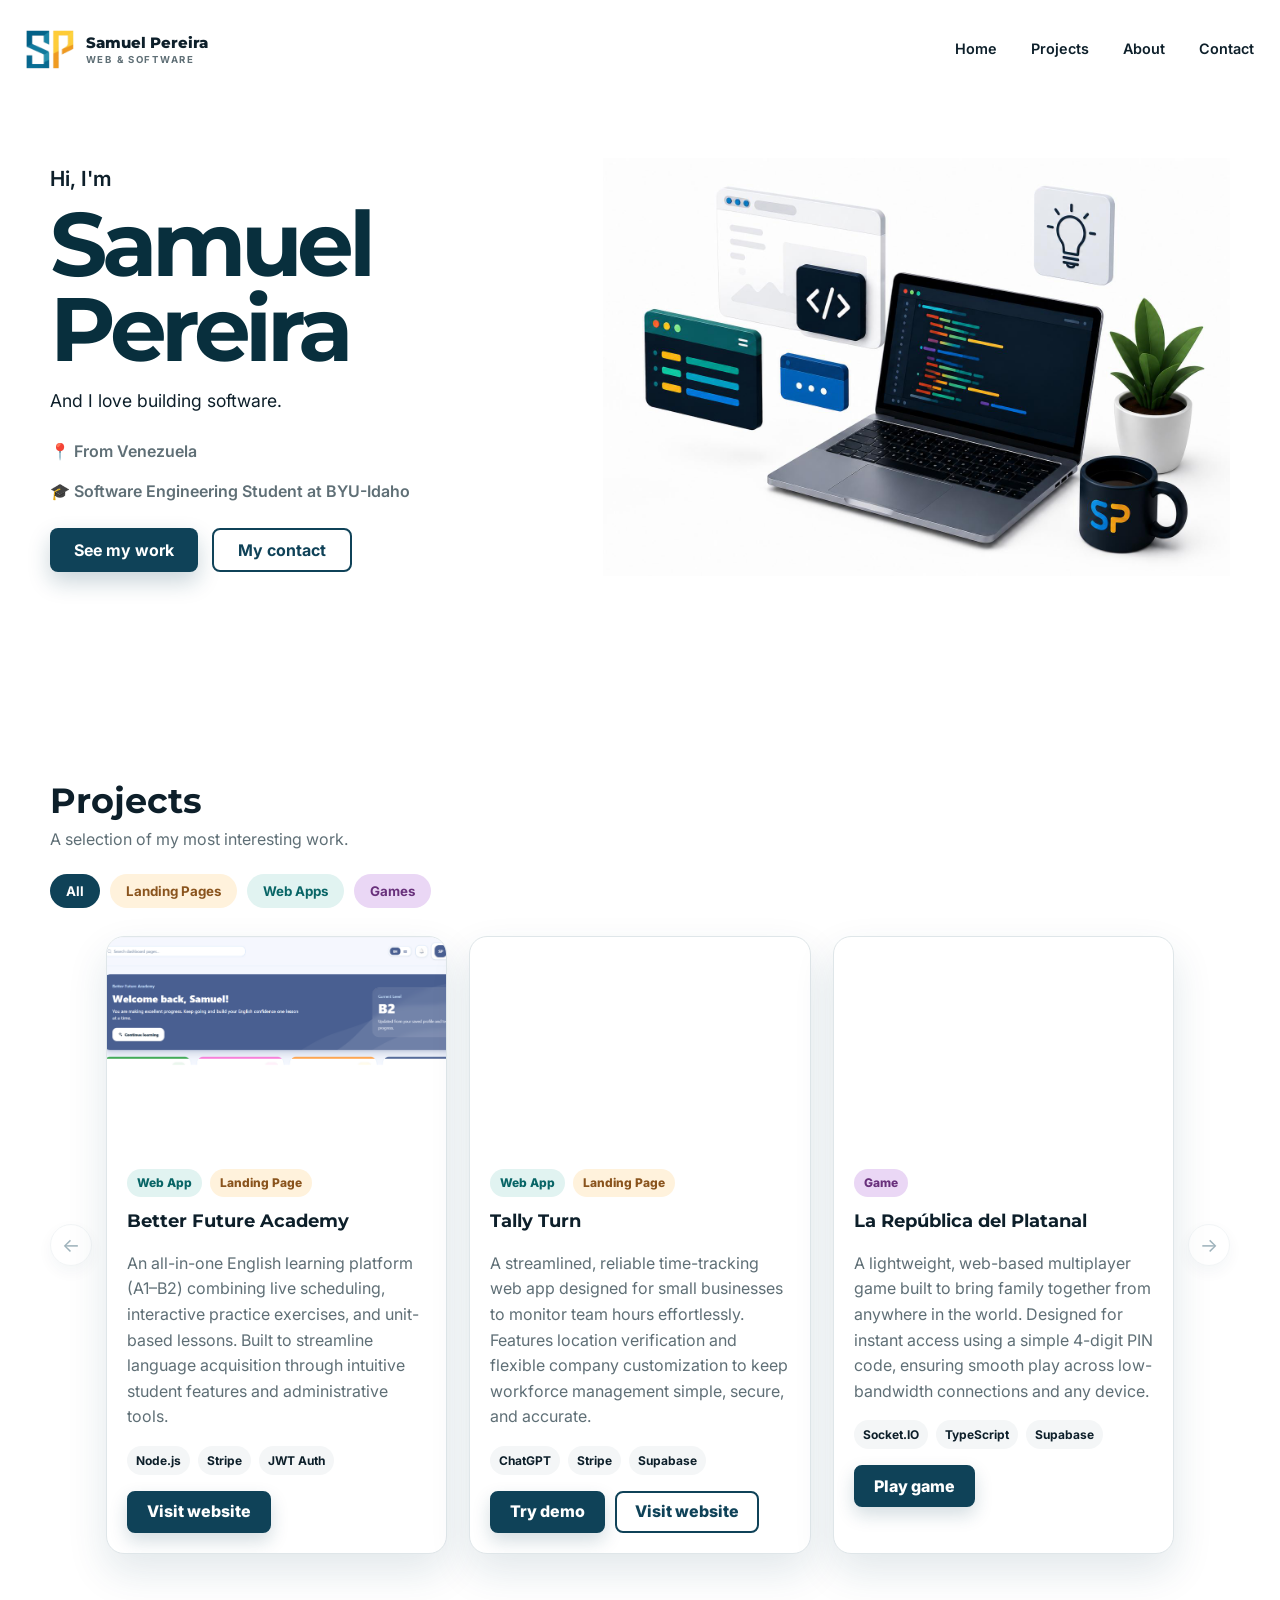
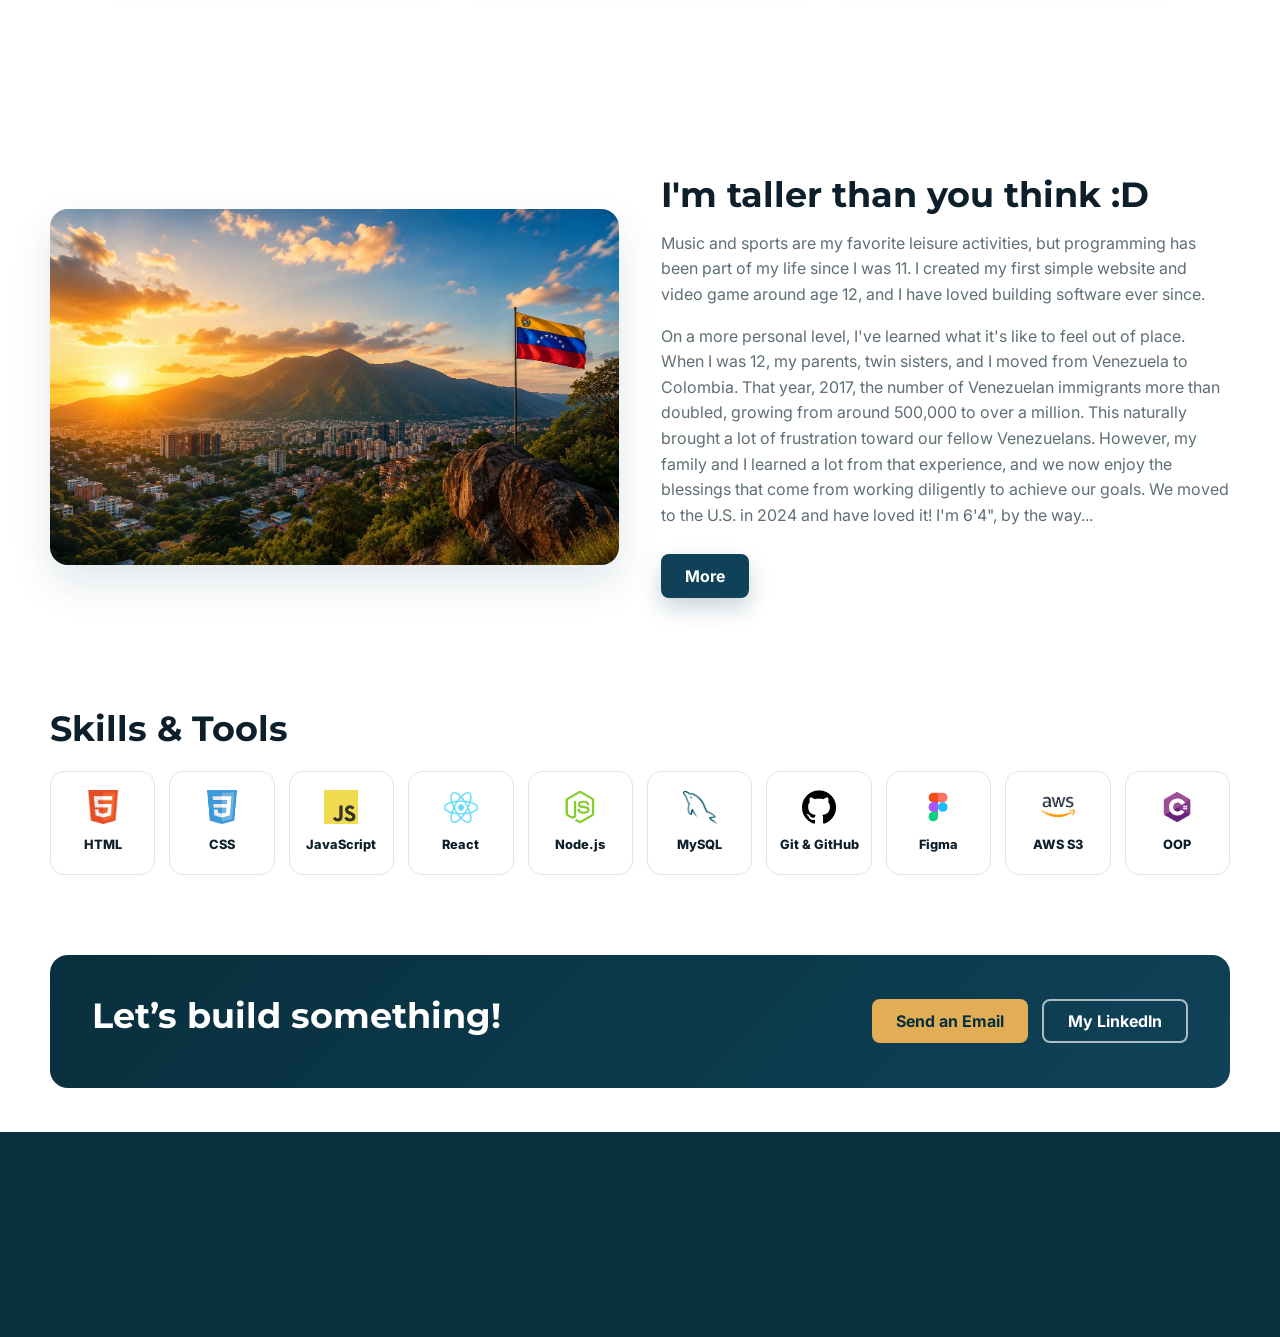
<file: index.html>
<!DOCTYPE html>
<html lang="en">
<head>
    <meta charset="UTF-8">
    <meta name="viewport" content="width=device-width, initial-scale=1.0">
    <title>Samuel Pereira | Web & Software</title>
    <link rel="stylesheet" href="styles.css">
    <link rel="icon" type="image/png" href="images/favicon.ico">
    <script src="script.js" defer></script>
</head>
<body>
    <header>
        <a href="#home" class="brand">
            <img src="images/sp-logo.webp" alt="SP logo" class="brand-logo"/>
            <div>
                <p class="brand-name">Samuel Pereira</p>
                <p class="brand-subtitle">Web & Software</p>
            </div>
        </a>

        <nav class="nav-links" id="site-navigation">
            <a href="#home">Home</a>
            <a href="#projects">Projects</a>
            <a href="#about">About</a>
            <a href="#skills">Skills</a>
            <a href="#contact">Contact</a>
        </nav>

        <button class="menu-button" type="button" aria-label="Open menu" aria-expanded="false" aria-controls="site-navigation">
            <span class="menu-button-line"></span>
            <span class="menu-button-line"></span>
            <span class="menu-button-line"></span>
        </button>
    </header>

    <main>
        <section id="home" class="hero section">
            <div class="hero-text">
                <p class="eyebrow">Hi, I'm</p>
                <h1>Samuel Pereira</h1>
                <!-- <h2>Web & Software Developer</h2> -->

                <p class="hero-description">
                    And I love building software.
                </p>

                <div class="hero-details">
                <span>📍 From Venezuela</span>
                <span>🎓 Software Engineering Student at BYU-Idaho</span>
                </div>

                <div class="button-row">
                <a href="#projects" class="btn primary-btn">See my work</a>
                <a href="#contact" class="btn secondary-btn">My contact</a>
                </div>
            </div>

            <div class="hero-image-wrap">
                <img src="images/hero.jpg" alt="Developer workspace illustration" class="hero-image"/>
            </div>
        </section>

        <section id="projects" class="section">
            <hr>
            <div class="section-heading">
                <div>
                <h2>Projects</h2>
                <p>A selection of my most interesting work.</p>
                </div>

            </div>

            <div class="filter-pills">
                <button class="pill active" data-filter="all">All</button>
                <button class="pill" data-filter="Landing Page">Landing Pages</button>
                <button class="pill" data-filter="Web App">Web Apps</button>
                <button class="pill" data-filter="Game">Games</button>
            </div>

            <div class="projects-carousel">
                <button class="carousel-button" type="button" aria-label="Previous project" id="previous-btn">←</button>
                <div id="project-grid"></div>
                <button class="carousel-button" type="button" aria-label="Next project" id="next-btn">→</button>
            </div>

            </section>

        <section id="about" class="section about-section">
            <hr><hr>
            <div class="about-image-wrap">
                <img src="images/venezuela.jpg" alt="Venezuela landscape illustration"/>
            </div>

            <div class="about-text">
                <h2>I'm taller than you think :D</h2>
                <p>
                Music and sports are my favorite leisure activities, but programming has been part of my life since I was 11. I created my first simple website and video game around age 12, and I have loved building software ever since.
                </p>

                <p>
                On a more personal level, I've learned what it's like to feel out of place. When I was 12, my parents, twin sisters, and I moved from Venezuela to Colombia. That year, 2017, the number of Venezuelan immigrants more than doubled, growing from around 500,000 to over a million. This naturally brought a lot of frustration toward our fellow Venezuelans. However, my family and I learned a lot from that experience, and we now enjoy the blessings that come from working diligently to achieve our goals. We moved to the U.S. in 2024 and have loved it! I'm 6'4", by the way...
                </p>

                <a href="#contact" class="btn primary-btn small-btn">More</a>
            </div>
        </section>

        <section id="skills" class="section">
        <div class="section-heading">
            <div>
            <h2>Skills & Tools</h2>
            <!-- <p>Technologies and tools I use.</p> -->
            </div>
        </div>

        <div class="skills-grid">
            <div class="skill-card">
            <img src="images/icons/html.png" alt="HTML icon" />
            <p>HTML</p>
            </div>

            <div class="skill-card">
            <img src="images/icons/css.png" alt="CSS icon" />
            <p>CSS</p>
            </div>

            <div class="skill-card">
            <img src="images/icons/javascript.png" alt="JavaScript icon" />
            <p>JavaScript</p>
            </div>

            <div class="skill-card">
            <img src="images/icons/react.png" alt="React icon" />
            <p>React</p>
            </div>

            <div class="skill-card">
            <img src="images/icons/node.png" alt="Node.js icon" />
            <p>Node.js</p>
            </div>

            <div class="skill-card">
            <img src="images/icons/mysql.png" alt="MySQL icon" />
            <p>MySQL</p>
            </div>

            <div class="skill-card">
            <img src="images/icons/github.png" alt="GitHub icon" />
            <p>Git & GitHub</p>
            </div>

            <div class="skill-card">
            <img src="images/icons/figma.png" alt="Figma icon" />
            <p>Figma</p>
            </div>

            <div class="skill-card">
            <img src="images/icons/aws.png" alt="AWS icon" />
            <p>AWS S3</p>
            </div>

            <div class="skill-card">
            <img src="images/icons/c.png" alt="c# icon" />
            <p>OOP</p>
            </div>
        </div>
        </section>

        <section id="contact" class="section cta-section">
        <div class="cta-content">
            <h2>Let’s build something!</h2>
            <p>
            <!-- I’m always open to new projects, collaborations, and interesting ideas.
            </p> -->
        </div>

        <div class="button-row">
            <a href="mailto:per25024@byui.edu" class="btn accent-btn">Send an Email</a>
            <a href="https://www.linkedin.com/in/samuel-j-pereira-t/" class="btn dark-outline-btn" target="_blank" rel="noopener noreferrer">My LinkedIn</a>
        </div>
        </section>
    </main>

    <footer class="site-footer">
    <div class="footer-brand">
      <img src="images/sp-logo.webp" alt="SP logo" />
      <div>
        <p class="footer-name">Samuel Pereira</p>
        <p class="footer-subtitle">Web & Software</p>
      </div>
    </div>
    
    <p class="copyright">© 2026 Samuel Pereira. All rights reserved.</p>

    <div class="footer-links">
      <h3>Connect</h3>
      <a href="https://github.com/bifooh" target="_blank" rel="noopener noreferrer">GitHub</a>
      <a href="https://www.linkedin.com/in/samuel-j-pereira-t/" target="_blank" rel="noopener noreferrer">LinkedIn</a>
      <a href="mailto:per25024@byui.edu">per25024@byui.edu</a>
    </div>
  </footer>
</body>
</html>
</file>
<file: styles.css>
@import url('https://fonts.googleapis.com/css2?family=Inter:ital,opsz,wght@0,14..32,100..900;1,14..32,100..900&family=Montserrat:ital,wght@0,100..900;1,100..900&display=swap');

:root {
    --navy: #0f4258;
    --dark-navy: #082f3d;
    --teal: #0b7576;
    --blue: #336585;
    --gold: #e1ae55;
    --orange: #b87532;
    --light-gray: #f4f6f7;
    --medium-gray: #dfe6e9;
    --text-dark: #0d1f2a;
    --text-muted: #5f6f76;
    --white: #ffffff;

    --shadow: 0 18px 40px rgba(15, 66, 88, 0.12);
    --radius: 18px;
    --section-width: 1180px;
}

* {
    box-sizing: border-box;
}

html {
    scroll-behavior: smooth;
    scroll-padding-top: 112px;
}

body {
    margin: 0;
    font-family: "Inter", system-ui, sans-serif;
    color: var(--text-dark);
    background-color: var(--white);
    line-height: 1.6;
    overflow-x: hidden;
}

img {
    max-width: 100%;
    display: block;
}

a {
    color: inherit;
    text-decoration: none;
}

button {
    font-family: inherit;
}

hr {
    margin-bottom: 60px;
    border: none;
}

/* Header */

header {
    width: min(calc(var(--section-width) + 200px), 100%);
    margin: 0 auto;
    padding: 24px 0;
    display: flex;
    align-items: center;
    justify-content: space-between;
    position: sticky;
    top: 0;
    z-index: 10;

    padding: 25px min(2%, 30px);

    background-color: #ffffffbb;
    backdrop-filter: blur(40px);
}

.brand {
    display: flex;
    align-items: center;
    gap: 12px;
}

.brand-logo {
    width: 48px;
}

.brand-name {
    margin: 0;
    font-family: "Montserrat", sans-serif;
    font-weight: 800;
    font-size: 0.95rem;
}

.brand-subtitle {
    margin: -3px 0 0;
    font-size: 0.6rem;
    font-weight: 700;
    letter-spacing: 0.18em;
    text-transform: uppercase;
    color: var(--text-muted);
}

.nav-links {
    flex-shrink: 0;
    display: flex;
    align-items: center;
    gap: 34px;
    font-size: 0.9rem;
    font-weight: 600;
}

.nav-links a {
    position: relative;
}

.nav-links a:nth-child(4) {
    display: none;
}

.nav-links a::after {
    content: "";
    width: 0;
    height: 2px;
    background-color: var(--teal);
    position: absolute;
    left: 0;
    bottom: -8px;
    transition: width 0.2s ease;
}

.nav-links a:hover::after {
    width: 100%;
}

.menu-button {
    display: none;
    width: 42px;
    height: 42px;
    padding: 9px 7px;
    border: none;
    background: none;
    color: var(--text-dark);
    cursor: pointer;
}

.menu-button-line {
    display: block;
    width: 28px;
    height: 2px;
    margin: 5px auto;
    border-radius: 999px;
    background-color: currentColor;
    transition: transform 0.2s ease, opacity 0.2s ease;
}

/* General sections */

.section {
    width: min(var(--section-width), calc(100% - 40px));
    margin: 0 auto;
    padding: 56px 0;
}

.section-heading {
    display: flex;
    align-items: center;
    justify-content: space-between;
    gap: 24px;
    margin-bottom: 22px;
}

.section-heading h2,
.about-text h2,
.cta-section h2 {
    margin: 0;
    font-family: "Montserrat", sans-serif;
    font-size: clamp(1.6rem, 3vw, 2.2rem);
    line-height: 1.1;
}

.section-heading p {
    margin: 6px 0 0;
    color: var(--text-muted);
}

.hero {
    min-height: 560px;
    display: grid;
    grid-template-columns: 0.9fr 1.1fr;
    align-items: center;
    gap: 40px;
    padding-top: 34px;
}

.eyebrow {
    margin: 0 0 6px;
    font-size: 1.3rem;
    font-weight: 600;
}

.hero h1 {
    margin: 0;
    font-family: "Montserrat", sans-serif;
    font-size: clamp(3rem, 7vw, 5.7rem);
    line-height: 0.95;
    letter-spacing: -0.06em;
    color: var(--dark-navy);
}

.hero h2 {
    margin: 10px 0 18px;
    font-family: "Montserrat", sans-serif;
    font-size: clamp(1.45rem, 3vw, 2rem);
    color: var(--navy);
}

.hero-description {
    max-width: 500px;
    margin: 0;
    margin-top: 16px;
    font-size: 1.1rem;
    color: var(--text-dark);
}

.hero-details {
    display: flex;
    flex-wrap: wrap;
    gap: 14px;
    margin: 24px 0;
    color: var(--text-muted);
    font-weight: 600;
}

.button-row {
    display: flex;
    flex-wrap: wrap;
    gap: 14px;
    align-items: center;
}

.btn {
    display: inline-flex;
    align-items: center;
    justify-content: center;
    min-height: 44px;
    padding: 0 24px;
    border-radius: 8px;
    font-weight: 700;
    transition: transform 0.2s ease, box-shadow 0.2s ease;
}

.btn:hover {
    transform: translateY(-2px);
}

.primary-btn {
    color: var(--white);
    background-color: var(--navy);
    box-shadow: 0 10px 22px rgba(15, 66, 88, 0.22);
}

.secondary-btn {
    color: var(--navy);
    border: 2px solid var(--navy);
}

.accent-btn {
    background-color: var(--gold);
    color: var(--dark-navy);
}

.dark-outline-btn {
    color: var(--white);
    border: 2px solid rgba(255, 255, 255, 0.65);
}

.small-btn {
    margin-top: 10px;
}

.hero-image-wrap {
    display: flex;
    justify-content: center;
}

.hero-image {
    width: 100%;
    max-width: 650px;
}

/* Filter pills */

.filter-pills {
    display: flex;
    flex-wrap: wrap;
    gap: 10px;
    margin-bottom: 28px;
}

.pill {
    border: none;
    border-radius: 999px;
    padding: 9px 16px;
    background-color: var(--light-gray);
    color: var(--text-dark);
    font-weight: 700;
    cursor: pointer;
}

.pill.active {
    background-color: var(--navy);
    color: var(--white);
}

.pill[data-filter="all"] {
    background-color: #e7eef3;
    color: var(--navy);
}

.pill[data-filter="Landing Page"],
.project-type[data-type="Landing Page"] {
    background-color: #fff2dc;
    color: #8a541d;
}

.pill[data-filter="Web App"],
.project-type[data-type="Web App"] {
    background-color: #e1f3f1;
    color: #086566;
}

.pill[data-filter="Game"],
.project-type[data-type="Game"] {
    background-color: #ead7f5;
    color: #69317c;
}

.pill[data-filter="all"].active {
    background-color: var(--navy);
    color: var(--white);
}

.pill[data-filter="Landing Page"].active {
    background-color: var(--gold);
    color: var(--dark-navy);
}

.pill[data-filter="Web App"].active {
    background-color: var(--teal);
    color: var(--white);
}

.pill[data-filter="Game"].active {
    background-color: #7a438e;
    color: var(--white);
}

/* Project carousel */

.projects-carousel {
    display: grid;
    grid-template-columns: 42px minmax(0, 1fr) 42px;
    align-items: center;
    gap: 14px;
}

.carousel-button {
    width: 42px;
    height: 42px;
    border-radius: 999px;
    border: 1px solid var(--medium-gray);
    background-color: var(--white);
    color: var(--navy);
    box-shadow: 0 6px 16px rgba(15, 66, 88, 0.12);
    font-size: 1.2rem;
    cursor: pointer;
    transition: color 0.2s ease, background-color 0.2s ease, transform 0.2s ease;
}

.carousel-button:hover:not(:disabled),
.carousel-button:focus-visible {
    color: var(--white);
    background-color: var(--navy);
    transform: scale(1.06);
}

.carousel-button:disabled {
    opacity: 0.4;
    cursor: not-allowed;
}

/* Projects */

#project-grid {
    display: grid;
    grid-template-columns: repeat(3, 1fr);
    gap: 22px;
}

.project-card {
    display: block;
    overflow: hidden;
    border: 1px solid var(--medium-gray);
    border-radius: var(--radius);
    background-color: var(--white);
    box-shadow: var(--shadow);

    transition: transform 0.4s cubic-bezier(0.25, 1, 0.5, 1),
        box-shadow 0.4s cubic-bezier(0.25, 1, 0.5, 1);
}

.project-card:hover {
    transform: translateY(-8px);
    box-shadow: 0 20px 38px rgba(0, 0, 0, 0.12);
}

.project-image-link {
    display: block;
    cursor: pointer;
}

.project-image-link:focus-visible {
    outline: 3px solid var(--teal);
    outline-offset: -3px;
}

.project-image-link img {
    width: 100%;
    aspect-ratio: 16 / 10;
    object-fit: cover;
    display: block;
}

.project-content {
    padding: 20px;
}

.project-type {
    display: inline-block;
    padding: 4px 10px;
    border-radius: 999px;
    background-color: #e8f4f4;
    color: var(--teal);
    font-size: 0.75rem;
    font-weight: 800;
}

.project-types {
    display: flex;
    flex-wrap: wrap;
    gap: 8px;
    margin-bottom: 10px;
}

.project-card h3 {
    margin: 0 0 8px;
    font-family: "Montserrat", sans-serif;
    font-size: 1.1rem;
}

.project-card p {
    color: var(--text-muted);
}

.project-tags {
    display: flex;
    flex-wrap: wrap;
    gap: 8px;
    margin: 16px 0;
}

.project-tags span {
    padding: 5px 9px;
    border-radius: 999px;
    background-color: var(--light-gray);
    font-size: 0.75rem;
    font-weight: 700;
}

.project-links {
    display: flex;
    flex-wrap: wrap;
    gap: 10px;
    margin-top: 6px;
}

.project-link {
    display: inline-flex;
    align-items: center;
    justify-content: center;
    min-height: 42px;
    padding: 0 18px;
    border: 2px solid var(--navy);
    border-radius: 8px;
    color: var(--white);
    background-color: var(--navy);
    box-shadow: 0 8px 18px rgba(15, 66, 88, 0.18);
    font-weight: 800;
    transition: transform 0.2s ease, box-shadow 0.2s ease;
}

.secondary-project-link {
    color: var(--navy);
    background-color: var(--white);
    box-shadow: none;
}

.project-link:hover,
.project-link:focus-visible {
    transform: translateY(-2px);
    box-shadow: 0 11px 22px rgba(15, 66, 88, 0.26);
}

/* About */

.about-section {
    display: grid;
    grid-template-columns: 1fr 1fr;
    align-items: center;
    gap: 42px;
}

.about-image-wrap {
    overflow: hidden;
    border-radius: var(--radius);
    box-shadow: var(--shadow);
}

.about-image-wrap img {
    width: 100%;
    aspect-ratio: 16 / 10;
    object-fit: cover;
}

.about-text p {
    color: var(--text-muted);
}

/* Skills */

.skills-grid {
    display: grid;
    grid-template-columns: repeat(10, 1fr);
    gap: 14px;
}

.skill-card {
    min-height: 104px;
    padding: 18px 10px;
    border: 1px solid var(--medium-gray);
    border-radius: 14px;
    display: grid;
    place-items: center;
    text-align: center;
    background-color: var(--white);

    transition: transform 0.3s cubic-bezier(0.25, 1, 0.5, 1),
        border-color 0.3s ease;
}

.skill-card:hover {
    transform: translateY(-6px);
    border-color: var(--dark-gray, #333);
}

.skill-card img {
    width: 34px;
    height: 34px;
    object-fit: contain;
}

.skill-card p {
    margin: 10px 0 0;
    font-size: 0.8rem;
    font-weight: 800;
}

/* CTA */

.cta-section {
    margin-top: 24px;
    margin-bottom: 44px;
    padding: 42px;
    border-radius: var(--radius);
    display: flex;
    align-items: center;
    justify-content: space-between;
    gap: 24px;
    color: var(--white);
    background: linear-gradient(135deg, var(--dark-navy), var(--navy));
}

.cta-section p {
    margin: 10px 0 0;
    color: rgba(255, 255, 255, 0.78);
}

/* Footer */

.site-footer {
    padding: 42px;
    display: grid;
    grid-template-columns: 1.1fr 1fr 1fr;
    gap: 28px;
    color: var(--white);
    background-color: var(--dark-navy);
}

.footer-brand {
    display: flex;
    align-items: center;
    gap: 12px;
}

.footer-brand img {
    width: 58px;
}

.footer-name {
    margin: 0;
    font-family: "Montserrat", sans-serif;
    font-weight: 800;
}

.footer-subtitle {
    margin: 0;
    font-size: 0.65rem;
    font-weight: 800;
    letter-spacing: 0.18em;
    text-transform: uppercase;
    color: rgba(255, 255, 255, 0.7);
}

.footer-links {
    display: flex;
    flex-direction: column;
    gap: 7px;
    align-items: self-end;
}

.footer-links h3 {
    margin: 0 0 6px;
    font-size: 1rem;
}

.footer-links a {
    color: rgba(255, 255, 255, 0.75);
    font-size: 0.9rem;
}

.footer-links a:hover {
    color: var(--gold);
}

.copyright {
    margin: 0;
    color: rgba(255, 255, 255, 0.65);
    font-size: 0.85rem;
    text-align: center;
    margin-top: auto;
}

/* Project Card animation */
@keyframes projectCardFloatIn {
    from {
        opacity: 0;
        transform: translateY(20px);
    }

    to {
        opacity: 1;
        transform: translateY(0);
    }
}

.project-card.card-entrance {
    animation-name: projectCardFloatIn;
    animation-duration: 0.3s;
    animation-timing-function: ease-out;
    animation-fill-mode: forwards;

    animation-delay: calc(var(--i) * 0.1s);

    opacity: 0;
}

/* First-load entrance */

.motion-ready header,
.motion-ready .hero-text > *,
.motion-ready .hero-image-wrap {
    opacity: 0;
}

.motion-ready header {
    transform: translateY(-24px);
}

.motion-ready .hero-text > * {
    transform: translateY(28px) rotate(-1deg);
}

.motion-ready .hero-image-wrap {
    transform: translateX(42px) rotate(2deg) scale(0.96);
}

.motion-ready.page-loaded header,
.motion-ready.page-loaded .hero-text > *,
.motion-ready.page-loaded .hero-image-wrap {
    opacity: 1;
    transform: none;
    transition: opacity 0.65s ease, transform 0.75s cubic-bezier(0.2, 0.8, 0.2, 1);
}

.motion-ready.page-loaded .hero-text > :nth-child(1) {
    transition-delay: 100ms;
}

.motion-ready.page-loaded .hero-text > :nth-child(2) {
    transition-delay: 180ms;
}

.motion-ready.page-loaded .hero-text > :nth-child(3) {
    transition-delay: 260ms;
}

.motion-ready.page-loaded .hero-text > :nth-child(4) {
    transition-delay: 340ms;
}

.motion-ready.page-loaded .hero-text > :nth-child(5) {
    transition-delay: 420ms;
}

.motion-ready.page-loaded .hero-image-wrap {
    transition-delay: 240ms;
}

/* One-time scroll reveals */

.scroll-reveal {
    opacity: 0;
    transform: translateY(38px) scale(0.98);
    transition: opacity 0.65s ease,
        transform 0.8s cubic-bezier(0.16, 1, 0.3, 1);
    transition-delay: var(--reveal-delay, 0ms);
}

.scroll-reveal.reveal-from-left {
    transform: translateX(-48px) rotate(-2deg);
}

.scroll-reveal.reveal-from-right {
    transform: translateX(48px) rotate(2deg);
}

.skill-card.scroll-reveal:nth-child(even) {
    transform: translateY(32px) rotate(2deg) scale(0.9);
}

.skill-card.scroll-reveal:nth-child(odd) {
    transform: translateY(32px) rotate(-2deg) scale(0.9);
}

.scroll-reveal.is-visible,
.skill-card.scroll-reveal.is-visible {
    opacity: 1;
    transform: none;
}

@media (prefers-reduced-motion: reduce) {
    html {
        scroll-behavior: auto;
    }

    .motion-ready header,
    .motion-ready .hero-text > *,
    .motion-ready .hero-image-wrap,
    .scroll-reveal,
    .skill-card.scroll-reveal,
    .project-card.card-entrance {
        opacity: 1;
        transform: none;
        animation: none;
        transition: none;
    }
}

/* Tablet */

@media (max-width: 950px) {
    header {
        flex-wrap: wrap;
    }

    hr {
        display: none;
    }

    .brand {
        order: 1;
    }

    .nav-links {
        position: absolute;
        top: 100%;
        left: 0;
        width: 100%;
        order: 3;
        flex-direction: column;
        gap: 0;
        padding: 0 min(4%, 30px);
        background-color: rgba(255, 255, 255, 0.97);
        box-shadow: 0 14px 24px rgba(15, 66, 88, 0.12);
        max-height: 0;
        overflow: hidden;
        opacity: 0;
        pointer-events: none;
        transform: translateY(-8px);
        transition: max-height 0.25s ease, opacity 0.2s ease, transform 0.25s ease;
    }

    .menu-button {
        display: block;
        order: 2;
        margin-left: auto;
    }

    .nav-links a {
        padding: 10px 0;
    }

    .nav-links a:nth-child(4) {
        display: block;
    }

    header[data-menu-open="true"] .nav-links {
        max-height: 320px;
        padding-bottom: 14px;
        opacity: 1;
        pointer-events: auto;
        transform: translateY(0);
    }

    header[data-menu-open="true"] .menu-button-line:nth-child(1) {
        transform: translateY(7px) rotate(45deg);
    }

    header[data-menu-open="true"] .menu-button-line:nth-child(2) {
        opacity: 0;
    }

    header[data-menu-open="true"] .menu-button-line:nth-child(3) {
        transform: translateY(-7px) rotate(-45deg);
    }

    .hero {
        grid-template-columns: 1fr;
        min-height: auto;
        text-align: left;
    }

    .hero-image-wrap {
        justify-content: flex-start;
    }

    #project-grid {
        grid-template-columns: 1fr;
    }

    .project-card {
        display: grid;
        grid-template-columns: 220px 1fr;
    }

    .project-image-link img {
        height: 100%;
        aspect-ratio: auto;
    }

    .about-section {
        grid-template-columns: 1fr;
    }

    .skills-grid {
        grid-template-columns: repeat(5, 1fr);
    }

    .cta-section {
        flex-direction: column;
        align-items: flex-start;
    }

    .site-footer {
        grid-template-columns: 1.2fr 1fr 1.1fr;
    }
}

/* Mobile */

@media (max-width: 600px) {

    .site-header,
    .section {
        width: min(100% - 28px, var(--section-width));
        padding-block: 42px;
    }

    .brand-name,
    .brand-subtitle {
        display: none;
    }

    .hero {
        padding-top: 24px;
        gap: 22px;
    }

    .hero h1 {
        font-size: clamp(2.35rem, 12vw, 2.8rem);
    }

    .hero-details {
        flex-direction: column;
        gap: 6px;
    }

    .button-row {
        align-items: stretch;
    }

    .btn {
        width: 100%;
    }

    .section-heading {
        align-items: flex-start;
    }

    .projects-carousel {
        grid-template-columns: 44px minmax(0, 1fr) 44px;
        gap: 6px;
    }

    .carousel-button {
        width: 44px;
        height: 44px;
    }

    .project-links {
        display: grid;
        grid-template-columns: 1fr;
    }

    #project-grid {
        touch-action: pan-y;
    }

    .project-link {
        width: 100%;
    }

    .filter-pills {
        overflow-x: auto;
        flex-wrap: nowrap;
        padding-bottom: 6px;
    }

    .pill {
        white-space: nowrap;
    }

    .project-card {
        display: block;
    }

    .project-image-link img {
        height: auto;
        aspect-ratio: 16 / 10;
    }

    .skills-grid {
        grid-template-columns: repeat(2, 1fr);
    }

    .cta-section {
        padding: 30px 22px;
        align-items: center;
        text-align: center;
    }

    .cta-section .button-row {
        width: 100%;
        justify-content: center;
    }

    .site-footer {
        grid-template-columns: 1fr;
    }

    .footer-links {
        align-items: center;
    }

    .footer-brand {
        justify-content: center;
    }
}
</file>
